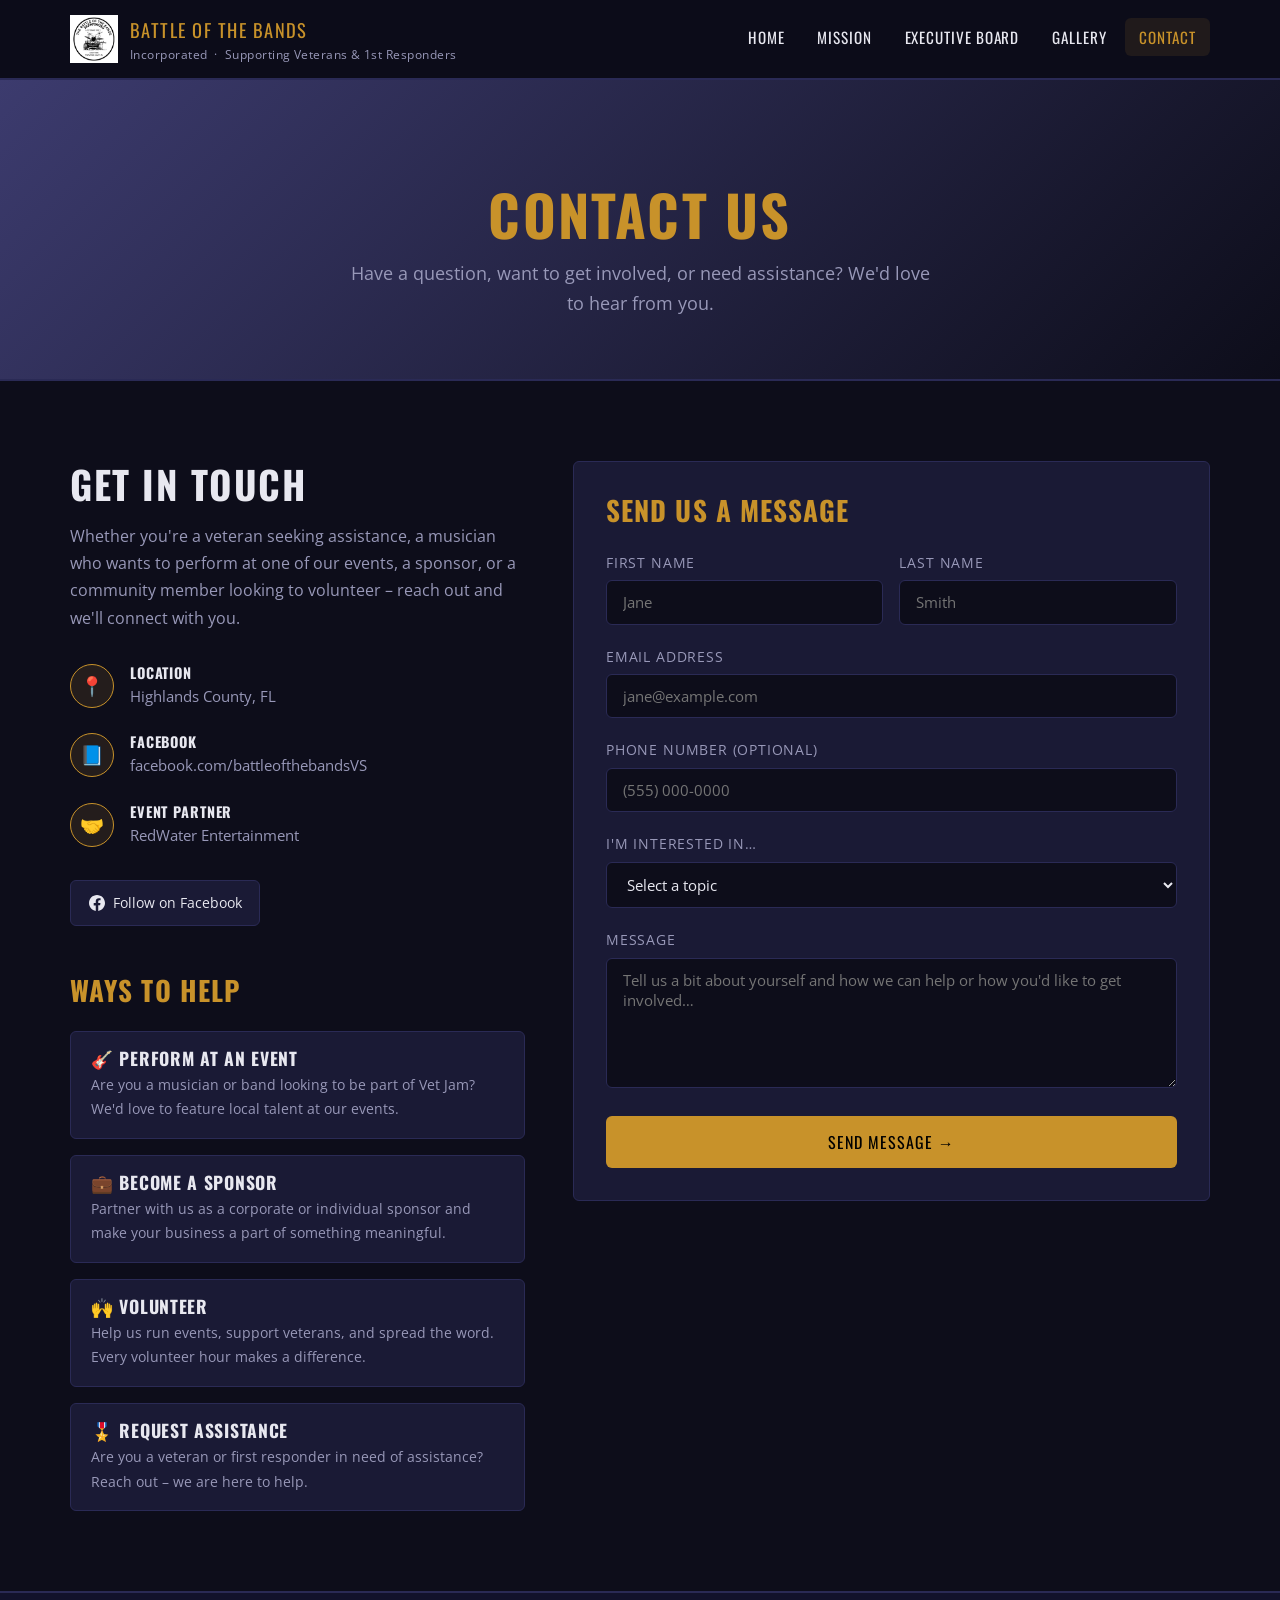
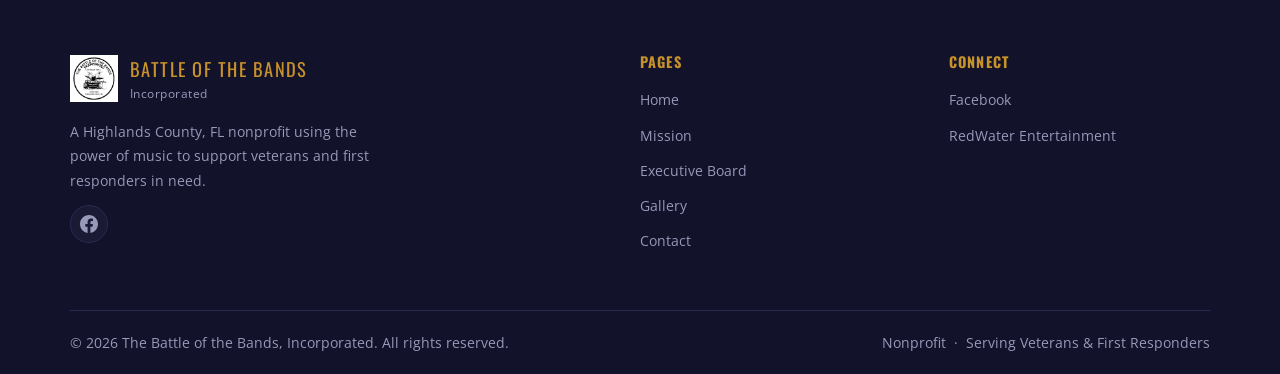
<file: contact.html>
<!DOCTYPE html>
<html lang="en">
<head>
  <meta charset="UTF-8" />
  <meta name="viewport" content="width=device-width, initial-scale=1.0" />
  <meta name="description" content="Contact Battle of the Bands, INC – reach out about events, volunteering, sponsorships, or how we can assist veterans and first responders." />
  <title>Contact | Battle of the Bands, INC</title>
  <link rel="preconnect" href="https://fonts.googleapis.com" />
  <link rel="preconnect" href="https://fonts.gstatic.com" crossorigin />
  <link href="https://fonts.googleapis.com/css2?family=Oswald:wght@400;500;600;700&family=Open+Sans:wght@400;500;600&display=swap" rel="stylesheet" />
  <link rel="stylesheet" href="css/style.css?v=20260701" />
</head>
<body>

  <!-- ===== HEADER ===== -->
  <header class="site-header">
    <div class="container">
      <div class="header-inner">
        <a href="index.html" class="logo" aria-label="Battle of the Bands Home">
          <span class="logo-media">
            <img src="images/logo.png?v=20260701" alt="" class="logo-image" width="48" height="48" hidden />
            <span class="logo-icon" aria-hidden="true">🎸</span>
          </span>
          <span class="logo-text">
            <span class="logo-name">Battle of the Bands</span>
            <span class="logo-tag">Incorporated &nbsp;·&nbsp; Supporting Veterans &amp; 1st Responders</span>
          </span>
        </a>
        <nav aria-label="Main navigation">
          <button class="nav-toggle" aria-label="Toggle navigation" aria-expanded="false">
            <span></span><span></span><span></span>
          </button>
          <ul class="nav-links">
            <li><a href="index.html">Home</a></li>
            <li><a href="mission.html">Mission</a></li>
            <li><a href="executive-board.html">Executive Board</a></li>
            <li><a href="gallery.html">Gallery</a></li>
            <li><a href="contact.html" class="active">Contact</a></li>
          </ul>
        </nav>
      </div>
    </div>
  </header>

  <!-- ===== PAGE HERO ===== -->
  <div class="page-hero">
    <div class="container">
      <div class="page-hero-inner">
        <h1>Contact Us</h1>
        <p>Have a question, want to get involved, or need assistance? We'd love to hear from you.</p>
      </div>
    </div>
  </div>

  <!-- ===== CONTACT SECTION ===== -->
  <section class="contact-section">
    <div class="container">
      <div class="contact-grid">

        <!-- Contact info -->
        <div class="contact-info">
          <h2>Get In Touch</h2>
          <p>Whether you're a veteran seeking assistance, a musician who wants to perform at one of our events, a sponsor, or a community member looking to volunteer – reach out and we'll connect with you.</p>

          <div class="contact-detail">
            <div class="contact-icon">📍</div>
            <div class="contact-detail-text">
              <h4>Location</h4>
              <p>Highlands County, FL</p>
            </div>
          </div>

          <div class="contact-detail">
            <div class="contact-icon">📘</div>
            <div class="contact-detail-text">
              <h4>Facebook</h4>
              <p><a href="https://www.facebook.com/battleofthebandsVS/" target="_blank" rel="noopener noreferrer">facebook.com/battleofthebandsVS</a></p>
            </div>
          </div>

          <div class="contact-detail">
            <div class="contact-icon">🤝</div>
            <div class="contact-detail-text">
              <h4>Event Partner</h4>
              <p><a href="https://redwaterhaunt.com" target="_blank" rel="noopener noreferrer">RedWater Entertainment</a></p>
            </div>
          </div>

          <div class="social-links">
            <a href="https://www.facebook.com/battleofthebandsVS/" target="_blank" rel="noopener noreferrer" class="social-btn">
              <svg xmlns="http://www.w3.org/2000/svg" width="16" height="16" viewBox="0 0 24 24" fill="currentColor" aria-hidden="true">
                <path d="M24 12.073C24 5.405 18.627 0 12 0S0 5.405 0 12.073C0 18.1 4.388 23.094 10.125 24v-8.437H7.078v-3.49h3.047V9.413c0-3.007 1.792-4.669 4.533-4.669 1.312 0 2.686.235 2.686.235v2.953H15.83c-1.491 0-1.956.925-1.956 1.874v2.25h3.328l-.532 3.49h-2.796V24C19.612 23.094 24 18.1 24 12.073z"/>
              </svg>
              Follow on Facebook
            </a>
          </div>

          <!-- Ways to help -->
          <div style="margin-top: 3rem;">
            <h3 style="margin-bottom: 1.5rem; color: var(--color-primary);">Ways to Help</h3>

            <div style="display: flex; flex-direction: column; gap: 1rem;">

              <div style="background: var(--color-surface); border: 1px solid var(--color-border); border-radius: var(--radius); padding: 1rem 1.25rem;">
                <h4 style="margin-bottom: 0.25rem;">🎸 Perform at an Event</h4>
                <p style="color: var(--color-text-muted); font-size: 0.9rem;">Are you a musician or band looking to be part of Vet Jam? We'd love to feature local talent at our events.</p>
              </div>

              <div style="background: var(--color-surface); border: 1px solid var(--color-border); border-radius: var(--radius); padding: 1rem 1.25rem;">
                <h4 style="margin-bottom: 0.25rem;">💼 Become a Sponsor</h4>
                <p style="color: var(--color-text-muted); font-size: 0.9rem;">Partner with us as a corporate or individual sponsor and make your business a part of something meaningful.</p>
              </div>

              <div style="background: var(--color-surface); border: 1px solid var(--color-border); border-radius: var(--radius); padding: 1rem 1.25rem;">
                <h4 style="margin-bottom: 0.25rem;">🙌 Volunteer</h4>
                <p style="color: var(--color-text-muted); font-size: 0.9rem;">Help us run events, support veterans, and spread the word. Every volunteer hour makes a difference.</p>
              </div>

              <div style="background: var(--color-surface); border: 1px solid var(--color-border); border-radius: var(--radius); padding: 1rem 1.25rem;">
                <h4 style="margin-bottom: 0.25rem;">🎖️ Request Assistance</h4>
                <p style="color: var(--color-text-muted); font-size: 0.9rem;">Are you a veteran or first responder in need of assistance? Reach out – we are here to help.</p>
              </div>

            </div>
          </div>

        </div>

        <!-- Contact form -->
        <div>
          <form class="contact-form" id="contactForm">
            <h3>Send Us a Message</h3>

            <div class="form-row">
              <div class="form-group">
                <label for="firstName">First Name</label>
                <input type="text" id="firstName" name="firstName" placeholder="Jane" required />
              </div>
              <div class="form-group">
                <label for="lastName">Last Name</label>
                <input type="text" id="lastName" name="lastName" placeholder="Smith" required />
              </div>
            </div>

            <div class="form-group">
              <label for="email">Email Address</label>
              <input type="email" id="email" name="email" placeholder="jane@example.com" required />
            </div>

            <div class="form-group">
              <label for="phone">Phone Number (Optional)</label>
              <input type="tel" id="phone" name="phone" placeholder="(555) 000-0000" />
            </div>

            <div class="form-group">
              <label for="subject">I'm Interested In…</label>
              <select id="subject" name="subject" required>
                <option value="" disabled selected>Select a topic</option>
                <option value="perform">Performing at an Event</option>
                <option value="sponsor">Becoming a Sponsor</option>
                <option value="volunteer">Volunteering</option>
                <option value="assistance">Requesting Assistance (Veteran / 1st Responder)</option>
                <option value="general">General Inquiry</option>
                <option value="media">Media / Press</option>
              </select>
            </div>

            <div class="form-group">
              <label for="message">Message</label>
              <textarea id="message" name="message" placeholder="Tell us a bit about yourself and how we can help or how you'd like to get involved…" required></textarea>
            </div>

            <button type="submit" class="btn btn-primary" style="width: 100%; justify-content: center;">Send Message &#8594;</button>
          </form>

          <div class="form-success">
            <p>🎵 Thank you for reaching out!</p>
            <p style="font-size:1rem; color: var(--color-text-muted); margin-top: 0.5rem;">We'll be in touch with you soon.</p>
          </div>
        </div>

      </div>
    </div>
  </section>

  <!-- ===== FOOTER ===== -->
  <footer class="site-footer">
    <div class="container">
      <div class="footer-grid">

        <div class="footer-brand">
          <a href="index.html" class="logo">
            <span class="logo-media">
              <img src="images/logo.png?v=20260701" alt="" class="logo-image" width="48" height="48" hidden />
              <span class="logo-icon" aria-hidden="true">🎸</span>
            </span>
            <span class="logo-text">
              <span class="logo-name">Battle of the Bands</span>
              <span class="logo-tag">Incorporated</span>
            </span>
          </a>
          <p>A Highlands County, FL nonprofit using the power of music to support veterans and first responders in need.</p>
          <div class="footer-social">
            <a href="https://www.facebook.com/battleofthebandsVS/" target="_blank" rel="noopener noreferrer" aria-label="Follow us on Facebook" title="Facebook">
              <svg xmlns="http://www.w3.org/2000/svg" width="18" height="18" viewBox="0 0 24 24" fill="currentColor" aria-hidden="true">
                <path d="M24 12.073C24 5.405 18.627 0 12 0S0 5.405 0 12.073C0 18.1 4.388 23.094 10.125 24v-8.437H7.078v-3.49h3.047V9.413c0-3.007 1.792-4.669 4.533-4.669 1.312 0 2.686.235 2.686.235v2.953H15.83c-1.491 0-1.956.925-1.956 1.874v2.25h3.328l-.532 3.49h-2.796V24C19.612 23.094 24 18.1 24 12.073z"/>
              </svg>
            </a>
          </div>
        </div>

        <div class="footer-col">
          <h4>Pages</h4>
          <ul>
            <li><a href="index.html">Home</a></li>
            <li><a href="mission.html">Mission</a></li>
            <li><a href="executive-board.html">Executive Board</a></li>
            <li><a href="gallery.html">Gallery</a></li>
            <li><a href="contact.html">Contact</a></li>
          </ul>
        </div>

        <div class="footer-col">
          <h4>Connect</h4>
          <ul>
            <li><a href="https://www.facebook.com/battleofthebandsVS/" target="_blank" rel="noopener noreferrer">Facebook</a></li>
            <li><a href="https://redwaterhaunt.com" target="_blank" rel="noopener noreferrer">RedWater Entertainment</a></li>
          </ul>
        </div>

      </div>

      <div class="footer-bottom">
        <span>&copy; <span id="year"></span> The Battle of the Bands, Incorporated. All rights reserved.</span>
        <span>Nonprofit &nbsp;·&nbsp; Serving Veterans &amp; First Responders</span>
      </div>
    </div>
  </footer>

  <script src="js/main.js?v=20260701"></script>
  <script>document.getElementById('year').textContent = new Date().getFullYear();</script>
</body>
</html>
</file>
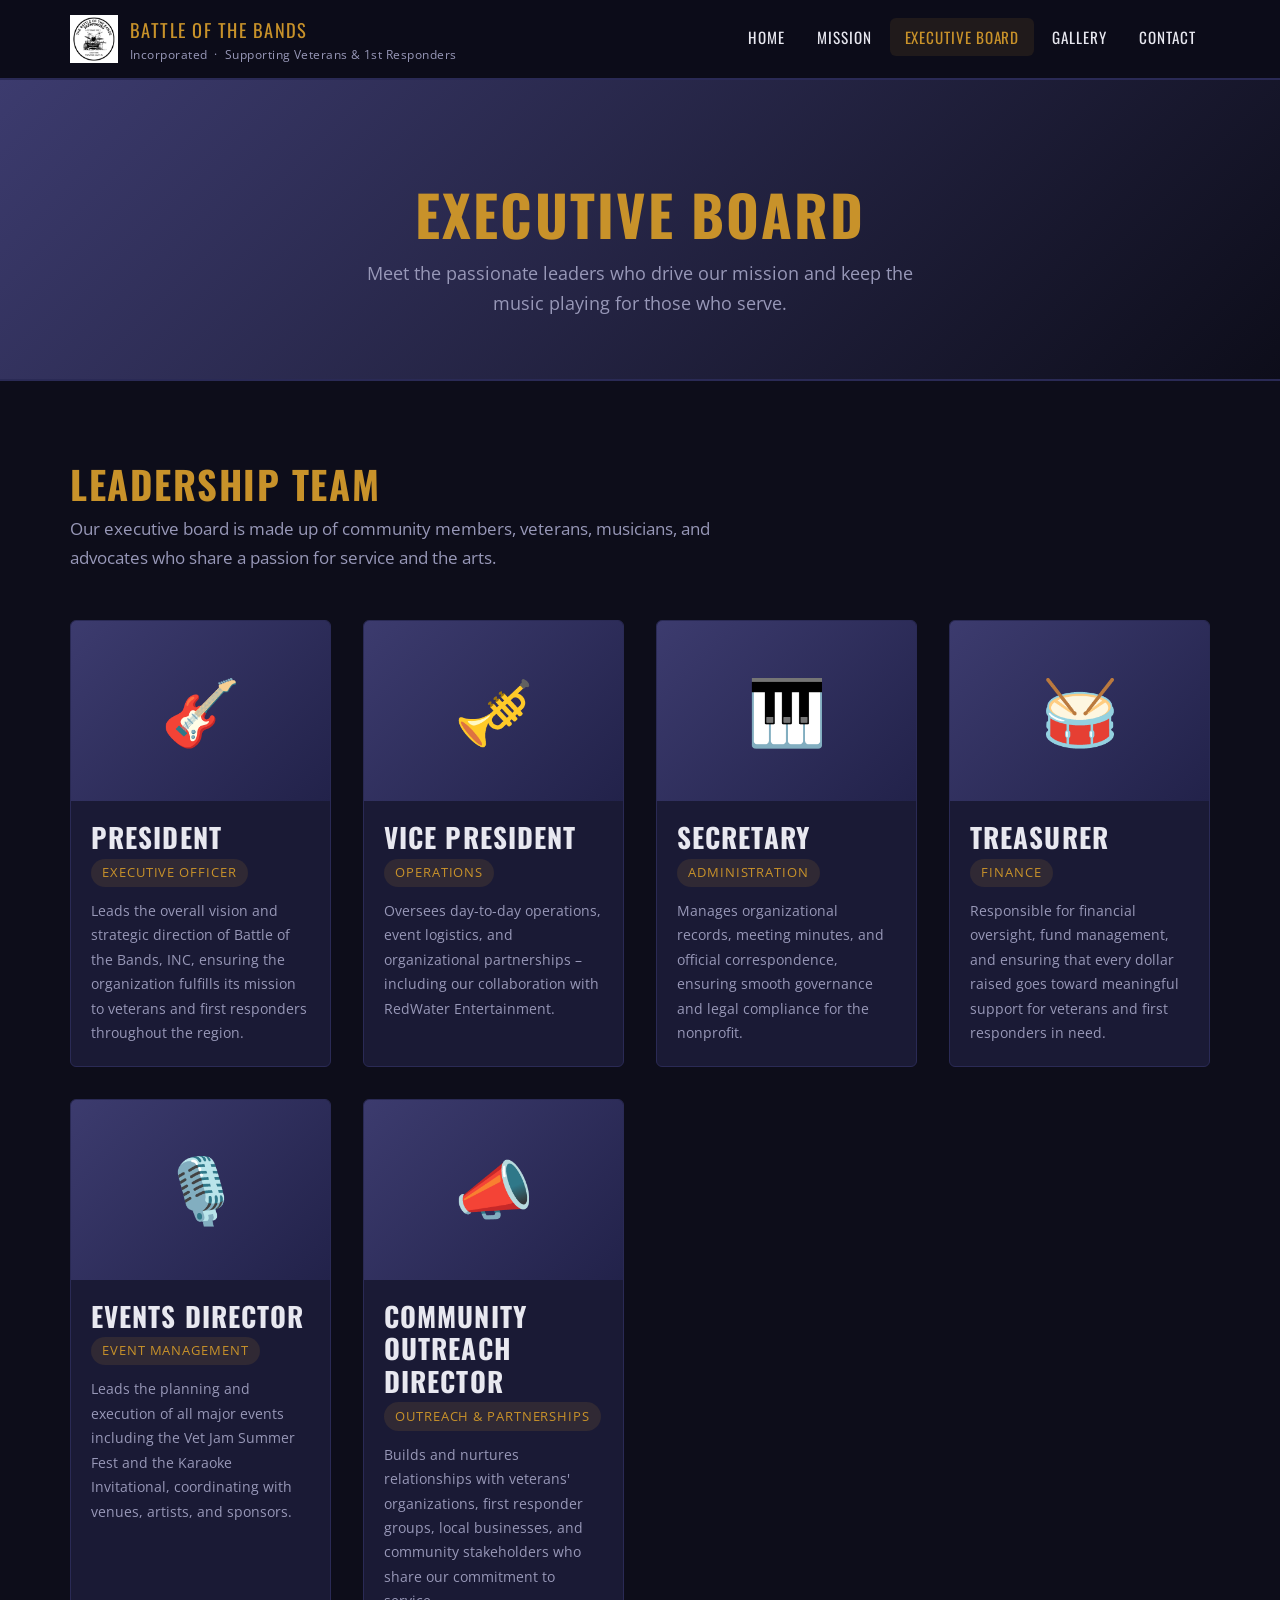
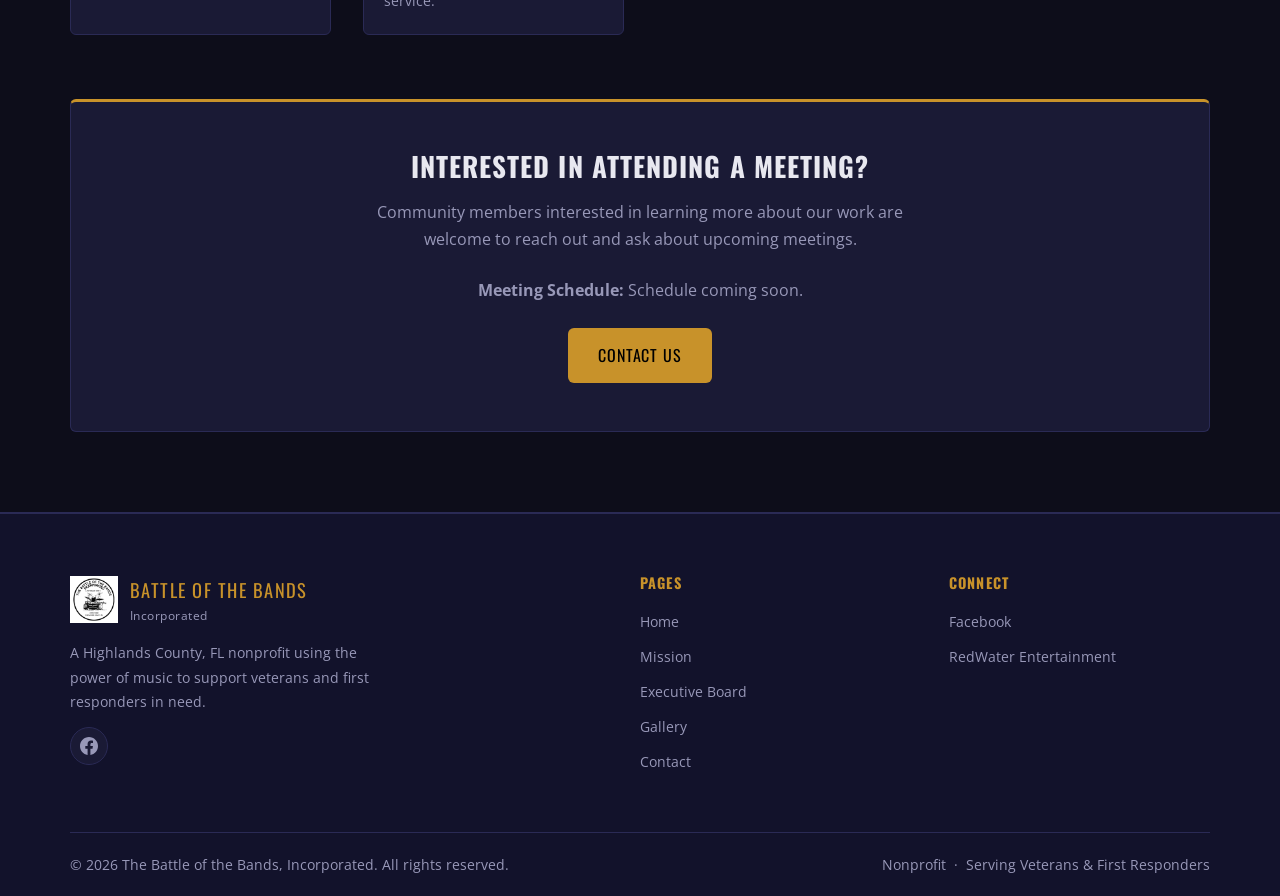
<file: executive-board.html>
<!DOCTYPE html>
<html lang="en">
<head>
  <meta charset="UTF-8" />
  <meta name="viewport" content="width=device-width, initial-scale=1.0" />
  <meta name="description" content="Meet the Executive Board of Battle of the Bands, INC – the dedicated leaders steering our mission to support veterans and first responders." />
  <title>Executive Board | Battle of the Bands, INC</title>
  <link rel="preconnect" href="https://fonts.googleapis.com" />
  <link rel="preconnect" href="https://fonts.gstatic.com" crossorigin />
  <link href="https://fonts.googleapis.com/css2?family=Oswald:wght@400;500;600;700&family=Open+Sans:wght@400;500;600&display=swap" rel="stylesheet" />
  <link rel="stylesheet" href="css/style.css?v=20260701" />
</head>
<body>

  <!-- ===== HEADER ===== -->
  <header class="site-header">
    <div class="container">
      <div class="header-inner">
        <a href="index.html" class="logo" aria-label="Battle of the Bands Home">
          <span class="logo-media">
            <img src="images/logo.png?v=20260701" alt="" class="logo-image" width="48" height="48" hidden />
            <span class="logo-icon" aria-hidden="true">🎸</span>
          </span>
          <span class="logo-text">
            <span class="logo-name">Battle of the Bands</span>
            <span class="logo-tag">Incorporated &nbsp;·&nbsp; Supporting Veterans &amp; 1st Responders</span>
          </span>
        </a>
        <nav aria-label="Main navigation">
          <button class="nav-toggle" aria-label="Toggle navigation" aria-expanded="false">
            <span></span><span></span><span></span>
          </button>
          <ul class="nav-links">
            <li><a href="index.html">Home</a></li>
            <li><a href="mission.html">Mission</a></li>
            <li><a href="executive-board.html" class="active">Executive Board</a></li>
            <li><a href="gallery.html">Gallery</a></li>
            <li><a href="contact.html">Contact</a></li>
          </ul>
        </nav>
      </div>
    </div>
  </header>

  <!-- ===== PAGE HERO ===== -->
  <div class="page-hero">
    <div class="container">
      <div class="page-hero-inner">
        <h1>Executive Board</h1>
        <p>Meet the passionate leaders who drive our mission and keep the music playing for those who serve.</p>
      </div>
    </div>
  </div>

  <!-- ===== BOARD SECTION ===== -->
  <section class="board-section">
    <div class="container">

      <div class="section-header">
        <h2 class="section-title">Leadership Team</h2>
        <p class="section-subtitle">Our executive board is made up of community members, veterans, musicians, and advocates who share a passion for service and the arts.</p>
      </div>

      <div class="board-grid">

        <div class="board-card">
          <div class="board-avatar">🎸</div>
          <div class="board-info">
            <h3>President</h3>
            <span class="board-title">Executive Officer</span>
            <p>Leads the overall vision and strategic direction of Battle of the Bands, INC, ensuring the organization fulfills its mission to veterans and first responders throughout the region.</p>
          </div>
        </div>

        <div class="board-card">
          <div class="board-avatar">🎺</div>
          <div class="board-info">
            <h3>Vice President</h3>
            <span class="board-title">Operations</span>
            <p>Oversees day-to-day operations, event logistics, and organizational partnerships – including our collaboration with RedWater Entertainment.</p>
          </div>
        </div>

        <div class="board-card">
          <div class="board-avatar">🎹</div>
          <div class="board-info">
            <h3>Secretary</h3>
            <span class="board-title">Administration</span>
            <p>Manages organizational records, meeting minutes, and official correspondence, ensuring smooth governance and legal compliance for the nonprofit.</p>
          </div>
        </div>

        <div class="board-card">
          <div class="board-avatar">🥁</div>
          <div class="board-info">
            <h3>Treasurer</h3>
            <span class="board-title">Finance</span>
            <p>Responsible for financial oversight, fund management, and ensuring that every dollar raised goes toward meaningful support for veterans and first responders in need.</p>
          </div>
        </div>

        <div class="board-card">
          <div class="board-avatar">🎙️</div>
          <div class="board-info">
            <h3>Events Director</h3>
            <span class="board-title">Event Management</span>
            <p>Leads the planning and execution of all major events including the Vet Jam Summer Fest and the Karaoke Invitational, coordinating with venues, artists, and sponsors.</p>
          </div>
        </div>

        <div class="board-card">
          <div class="board-avatar">📣</div>
          <div class="board-info">
            <h3>Community Outreach Director</h3>
            <span class="board-title">Outreach &amp; Partnerships</span>
            <p>Builds and nurtures relationships with veterans' organizations, first responder groups, local businesses, and community stakeholders who share our commitment to service.</p>
          </div>
        </div>

      </div>

      <!-- Join the board -->
      <div style="margin-top: 4rem; text-align: center; padding: 3rem; background: var(--color-surface); border: 1px solid var(--color-border); border-radius: var(--radius); border-top: 3px solid var(--color-primary);">
        <h3 style="margin-bottom: 1rem;">Interested in Attending a Meeting?</h3>
        <p style="color: var(--color-text-muted); max-width: 560px; margin: 0 auto 1.5rem;">
          Community members interested in learning more about our work are welcome to reach out and ask about upcoming meetings.
        </p>
        <p style="color: var(--color-text-muted); margin: 0 auto 1.5rem;"><strong>Meeting Schedule:</strong> Schedule coming soon.</p>
        <a href="contact.html" class="btn btn-primary">Contact Us</a>
      </div>

    </div>
  </section>

  <!-- ===== FOOTER ===== -->
  <footer class="site-footer">
    <div class="container">
      <div class="footer-grid">

        <div class="footer-brand">
          <a href="index.html" class="logo">
            <span class="logo-media">
              <img src="images/logo.png?v=20260701" alt="" class="logo-image" width="48" height="48" hidden />
              <span class="logo-icon" aria-hidden="true">🎸</span>
            </span>
            <span class="logo-text">
              <span class="logo-name">Battle of the Bands</span>
              <span class="logo-tag">Incorporated</span>
            </span>
          </a>
          <p>A Highlands County, FL nonprofit using the power of music to support veterans and first responders in need.</p>
          <div class="footer-social">
            <a href="https://www.facebook.com/battleofthebandsVS/" target="_blank" rel="noopener noreferrer" aria-label="Follow us on Facebook" title="Facebook">
              <svg xmlns="http://www.w3.org/2000/svg" width="18" height="18" viewBox="0 0 24 24" fill="currentColor" aria-hidden="true">
                <path d="M24 12.073C24 5.405 18.627 0 12 0S0 5.405 0 12.073C0 18.1 4.388 23.094 10.125 24v-8.437H7.078v-3.49h3.047V9.413c0-3.007 1.792-4.669 4.533-4.669 1.312 0 2.686.235 2.686.235v2.953H15.83c-1.491 0-1.956.925-1.956 1.874v2.25h3.328l-.532 3.49h-2.796V24C19.612 23.094 24 18.1 24 12.073z"/>
              </svg>
            </a>
          </div>
        </div>

        <div class="footer-col">
          <h4>Pages</h4>
          <ul>
            <li><a href="index.html">Home</a></li>
            <li><a href="mission.html">Mission</a></li>
            <li><a href="executive-board.html">Executive Board</a></li>
            <li><a href="gallery.html">Gallery</a></li>
            <li><a href="contact.html">Contact</a></li>
          </ul>
        </div>

        <div class="footer-col">
          <h4>Connect</h4>
          <ul>
            <li><a href="https://www.facebook.com/battleofthebandsVS/" target="_blank" rel="noopener noreferrer">Facebook</a></li>
            <li><a href="https://redwaterhaunt.com" target="_blank" rel="noopener noreferrer">RedWater Entertainment</a></li>
          </ul>
        </div>

      </div>

      <div class="footer-bottom">
        <span>&copy; <span id="year"></span> The Battle of the Bands, Incorporated. All rights reserved.</span>
        <span>Nonprofit &nbsp;·&nbsp; Serving Veterans &amp; First Responders</span>
      </div>
    </div>
  </footer>

  <script src="js/main.js?v=20260701"></script>
  <script>document.getElementById('year').textContent = new Date().getFullYear();</script>
</body>
</html>
</file>
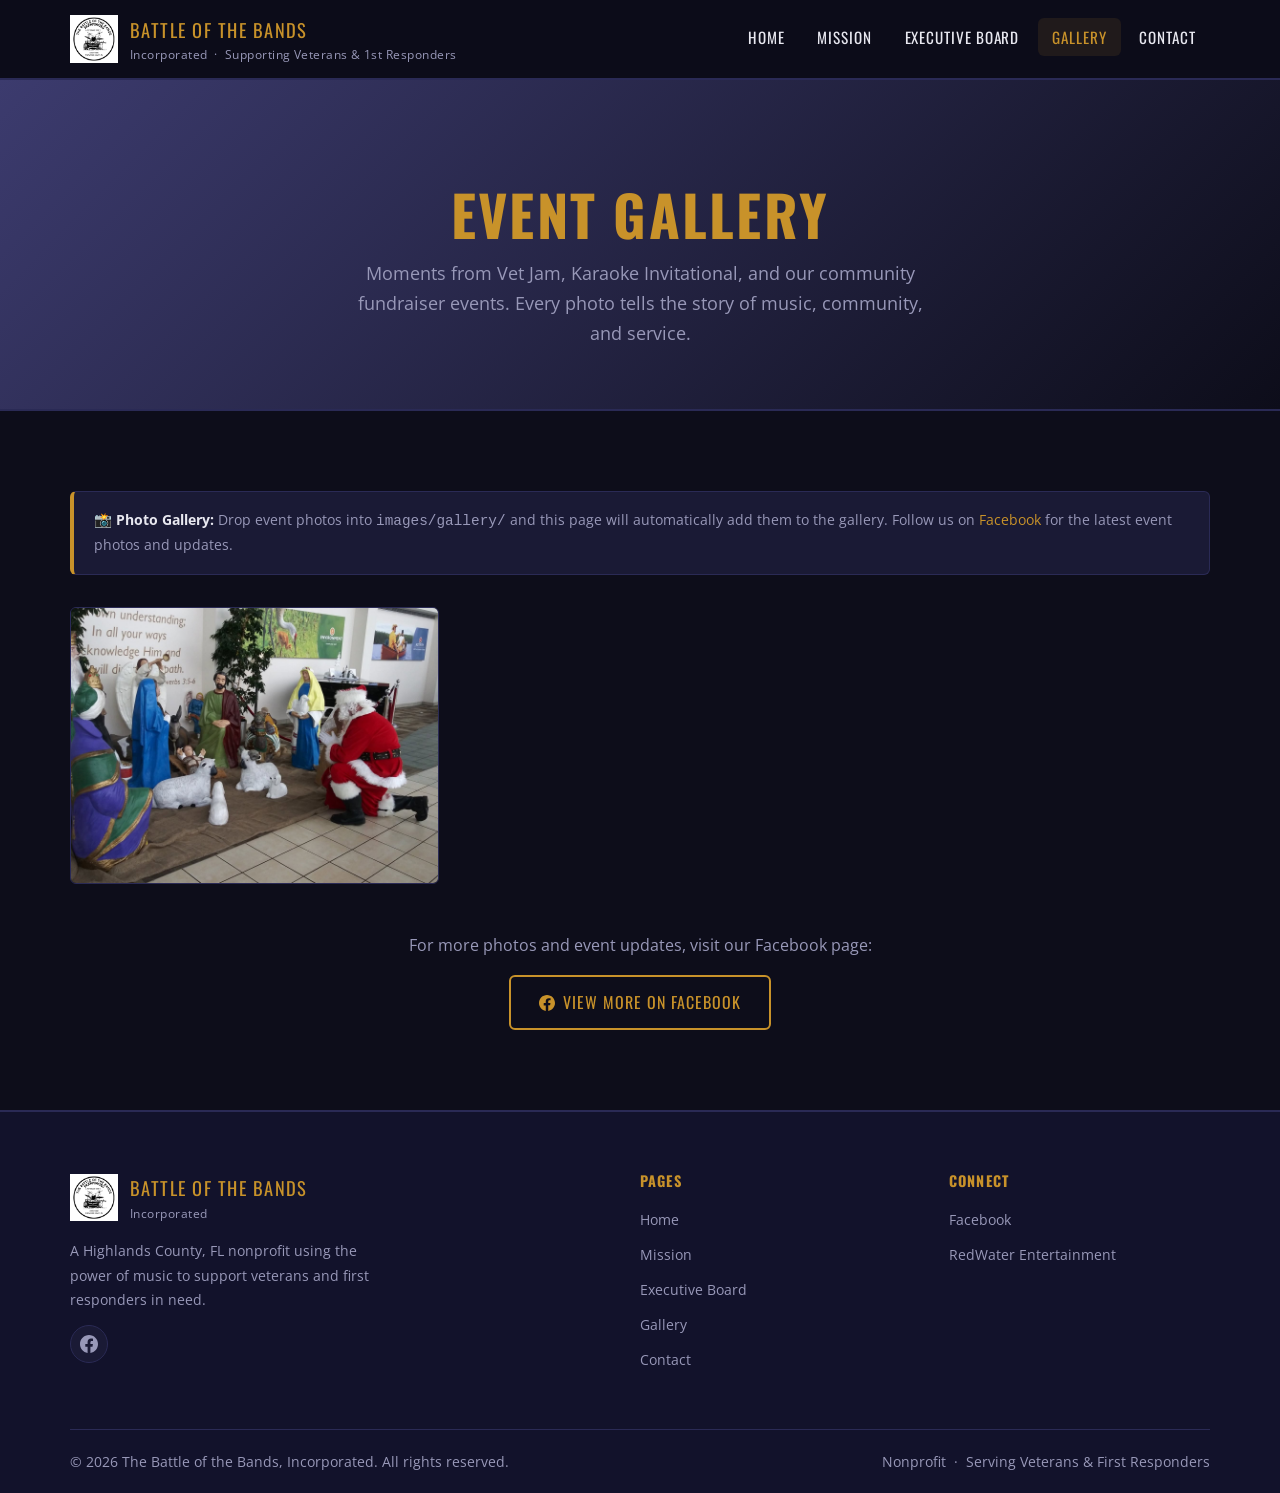
<file: gallery.html>
<!DOCTYPE html>
<html lang="en">
<head>
  <meta charset="UTF-8" />
  <meta name="viewport" content="width=device-width, initial-scale=1.0" />
  <meta name="description" content="Gallery – Photos from Battle of the Bands, INC events and community support efforts." />
  <title>Gallery | Battle of the Bands, INC</title>
  <link rel="preconnect" href="https://fonts.googleapis.com" />
  <link rel="preconnect" href="https://fonts.gstatic.com" crossorigin />
  <link href="https://fonts.googleapis.com/css2?family=Oswald:wght@400;500;600;700&family=Open+Sans:wght@400;500;600&display=swap" rel="stylesheet" />
  <link rel="stylesheet" href="css/style.css?v=20260701" />
</head>
<body>

  <!-- ===== HEADER ===== -->
  <header class="site-header">
    <div class="container">
      <div class="header-inner">
        <a href="index.html" class="logo" aria-label="Battle of the Bands Home">
          <span class="logo-media">
            <img src="images/logo.png?v=20260701" alt="" class="logo-image" width="48" height="48" hidden />
            <span class="logo-icon" aria-hidden="true">🎸</span>
          </span>
          <span class="logo-text">
            <span class="logo-name">Battle of the Bands</span>
            <span class="logo-tag">Incorporated &nbsp;·&nbsp; Supporting Veterans &amp; 1st Responders</span>
          </span>
        </a>
        <nav aria-label="Main navigation">
          <button class="nav-toggle" aria-label="Toggle navigation" aria-expanded="false">
            <span></span><span></span><span></span>
          </button>
          <ul class="nav-links">
            <li><a href="index.html">Home</a></li>
            <li><a href="mission.html">Mission</a></li>
            <li><a href="executive-board.html">Executive Board</a></li>
            <li><a href="gallery.html" class="active">Gallery</a></li>
            <li><a href="contact.html">Contact</a></li>
          </ul>
        </nav>
      </div>
    </div>
  </header>

  <!-- ===== PAGE HERO ===== -->
  <div class="page-hero">
    <div class="container">
      <div class="page-hero-inner">
        <h1>Event Gallery</h1>
        <p>Moments from Vet Jam, Karaoke Invitational, and our community fundraiser events. Every photo tells the story of music, community, and service.</p>
      </div>
    </div>
  </div>

  <!-- ===== GALLERY SECTION ===== -->
  <section class="gallery-section">
    <div class="container">

      <!-- Gallery notice -->
      <div style="background: var(--color-surface); border: 1px solid var(--color-border); border-left: 4px solid var(--color-primary); border-radius: var(--radius); padding: 1rem 1.25rem; margin-bottom: 2rem; font-size: 0.9rem; color: var(--color-text-muted);">
        📸 <strong style="color: var(--color-text);">Photo Gallery:</strong> Drop event photos into <code>images/gallery/</code> and this page will automatically add them to the gallery. Follow us on
        <a href="https://www.facebook.com/battleofthebandsVS/" target="_blank" rel="noopener noreferrer">Facebook</a>
        for the latest event photos and updates.
      </div>

      <p class="gallery-status" id="galleryStatus">Loading gallery photos…</p>
      <div class="gallery-grid" id="galleryGrid" data-gallery-source="images/gallery/" data-github-owner="Riot96" data-github-repo="botbhighlands" data-github-path="images/gallery"></div>

      <!-- Facebook CTA -->
      <div style="text-align: center; margin-top: 3rem;">
        <p style="color: var(--color-text-muted); margin-bottom: 1rem;">For more photos and event updates, visit our Facebook page:</p>
        <a href="https://www.facebook.com/battleofthebandsVS/" target="_blank" rel="noopener noreferrer" class="btn btn-outline">
          <svg xmlns="http://www.w3.org/2000/svg" width="16" height="16" viewBox="0 0 24 24" fill="currentColor" aria-hidden="true" style="flex-shrink:0;">
            <path d="M24 12.073C24 5.405 18.627 0 12 0S0 5.405 0 12.073C0 18.1 4.388 23.094 10.125 24v-8.437H7.078v-3.49h3.047V9.413c0-3.007 1.792-4.669 4.533-4.669 1.312 0 2.686.235 2.686.235v2.953H15.83c-1.491 0-1.956.925-1.956 1.874v2.25h3.328l-.532 3.49h-2.796V24C19.612 23.094 24 18.1 24 12.073z"/>
          </svg>
          View More on Facebook
        </a>
      </div>

    </div>
  </section>

  <!-- ===== FOOTER ===== -->
  <footer class="site-footer">
    <div class="container">
      <div class="footer-grid">

        <div class="footer-brand">
          <a href="index.html" class="logo">
            <span class="logo-media">
              <img src="images/logo.png?v=20260701" alt="" class="logo-image" width="48" height="48" hidden />
              <span class="logo-icon" aria-hidden="true">🎸</span>
            </span>
            <span class="logo-text">
              <span class="logo-name">Battle of the Bands</span>
              <span class="logo-tag">Incorporated</span>
            </span>
          </a>
          <p>A Highlands County, FL nonprofit using the power of music to support veterans and first responders in need.</p>
          <div class="footer-social">
            <a href="https://www.facebook.com/battleofthebandsVS/" target="_blank" rel="noopener noreferrer" aria-label="Follow us on Facebook" title="Facebook">
              <svg xmlns="http://www.w3.org/2000/svg" width="18" height="18" viewBox="0 0 24 24" fill="currentColor" aria-hidden="true">
                <path d="M24 12.073C24 5.405 18.627 0 12 0S0 5.405 0 12.073C0 18.1 4.388 23.094 10.125 24v-8.437H7.078v-3.49h3.047V9.413c0-3.007 1.792-4.669 4.533-4.669 1.312 0 2.686.235 2.686.235v2.953H15.83c-1.491 0-1.956.925-1.956 1.874v2.25h3.328l-.532 3.49h-2.796V24C19.612 23.094 24 18.1 24 12.073z"/>
              </svg>
            </a>
          </div>
        </div>

        <div class="footer-col">
          <h4>Pages</h4>
          <ul>
            <li><a href="index.html">Home</a></li>
            <li><a href="mission.html">Mission</a></li>
            <li><a href="executive-board.html">Executive Board</a></li>
            <li><a href="gallery.html">Gallery</a></li>
            <li><a href="contact.html">Contact</a></li>
          </ul>
        </div>

        <div class="footer-col">
          <h4>Connect</h4>
          <ul>
            <li><a href="https://www.facebook.com/battleofthebandsVS/" target="_blank" rel="noopener noreferrer">Facebook</a></li>
            <li><a href="https://redwaterhaunt.com" target="_blank" rel="noopener noreferrer">RedWater Entertainment</a></li>
          </ul>
        </div>

      </div>

      <div class="footer-bottom">
        <span>&copy; <span id="year"></span> The Battle of the Bands, Incorporated. All rights reserved.</span>
        <span>Nonprofit &nbsp;·&nbsp; Serving Veterans &amp; First Responders</span>
      </div>
    </div>
  </footer>

  <script src="js/main.js?v=20260701"></script>
  <script>document.getElementById('year').textContent = new Date().getFullYear();</script>
</body>
</html>
</file>
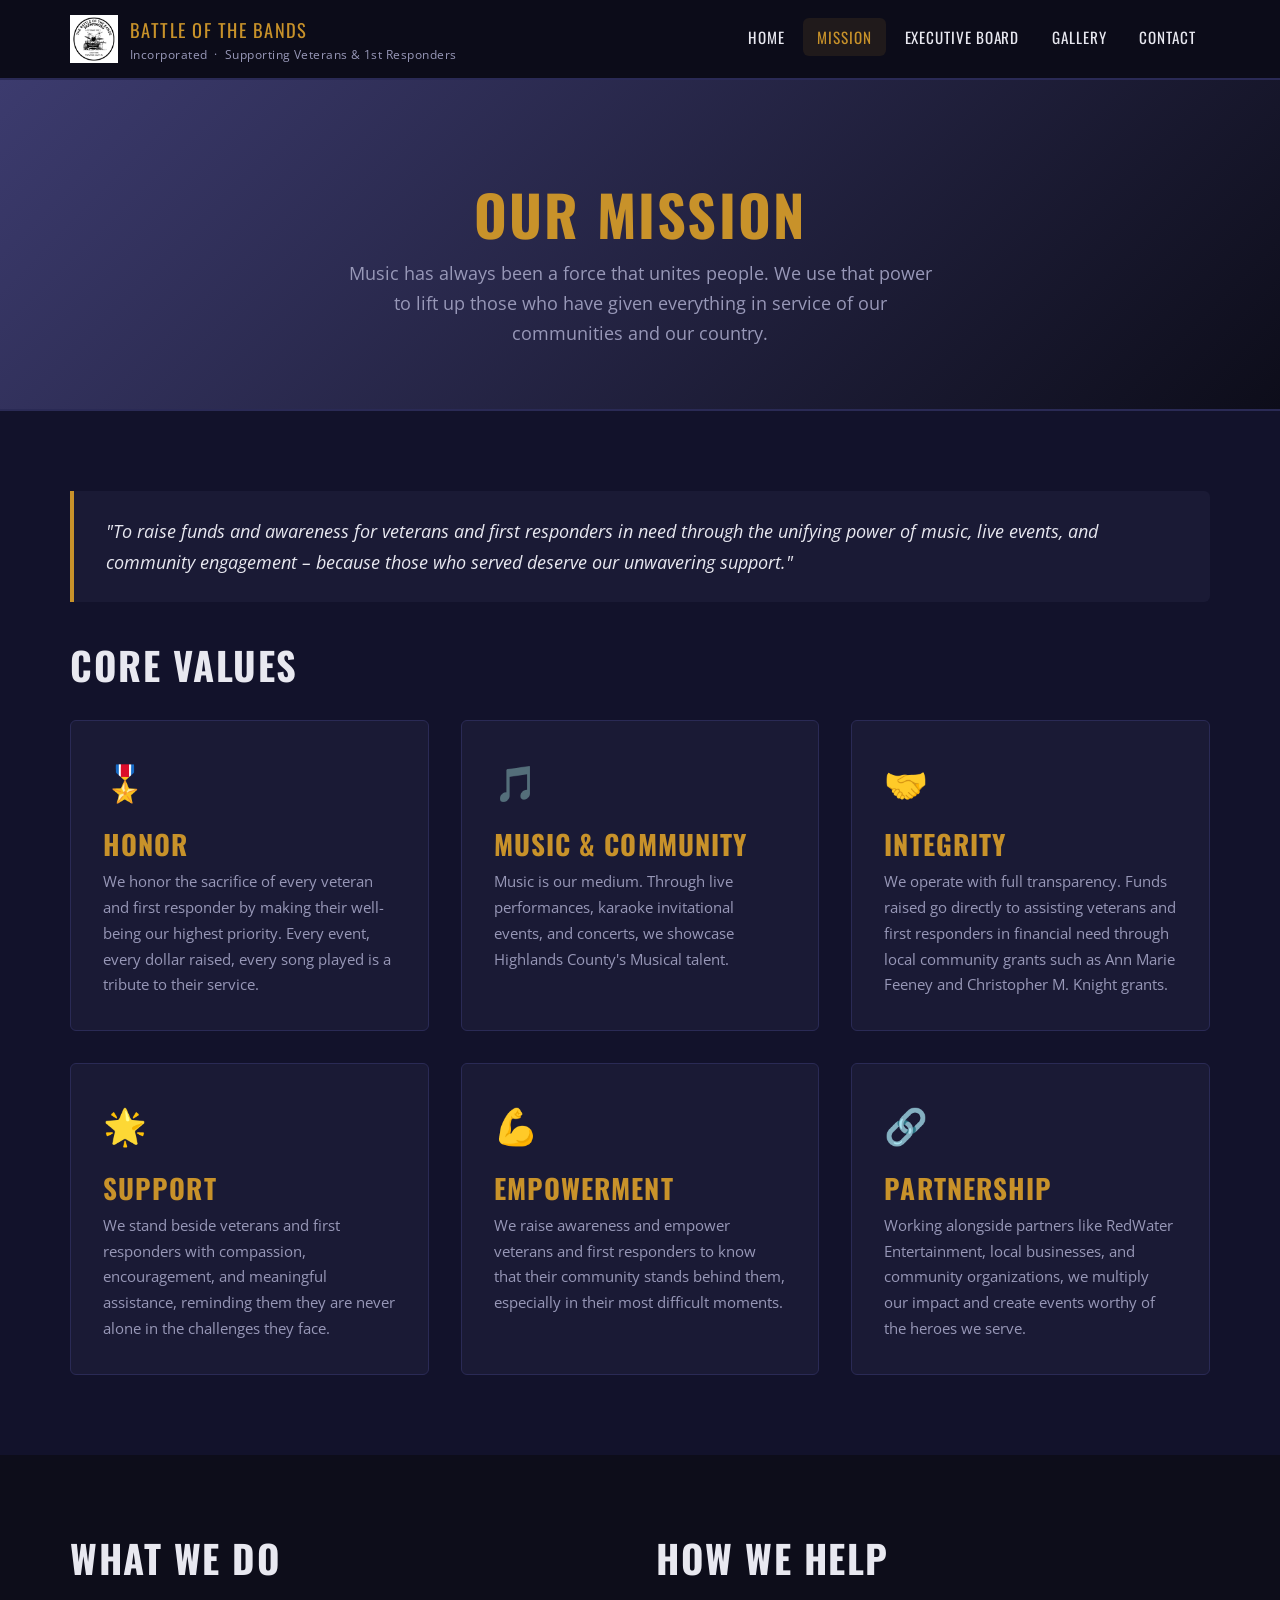
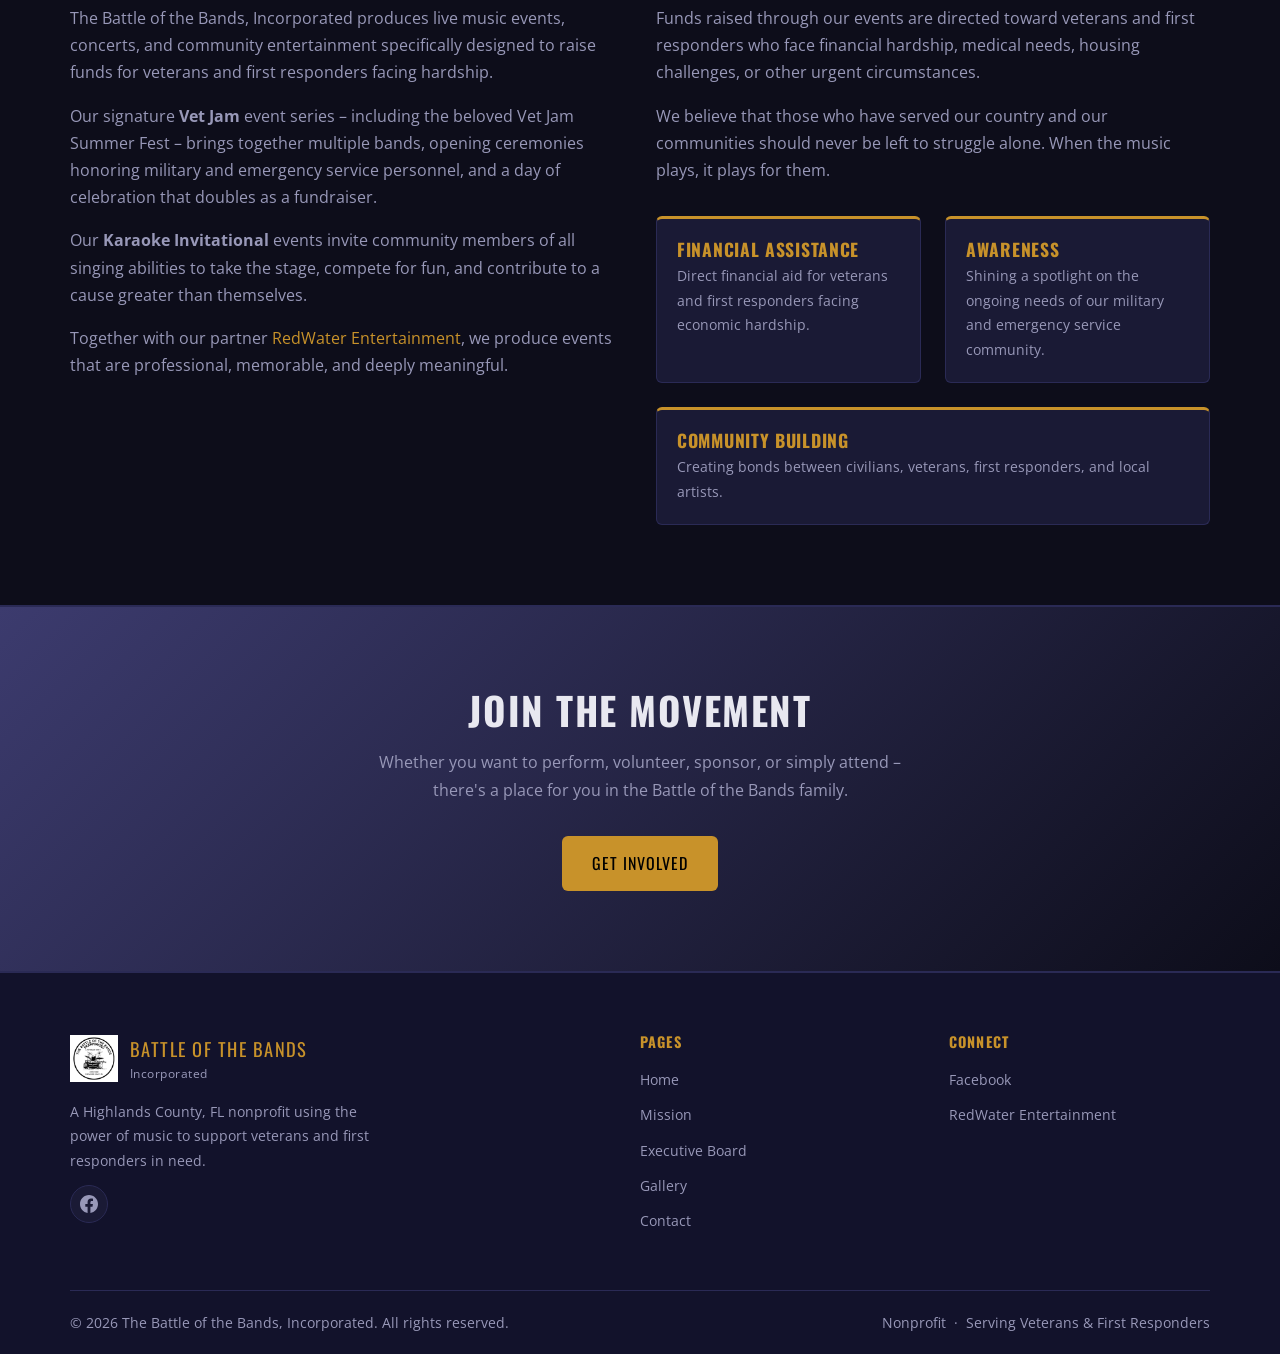
<file: mission.html>
<!DOCTYPE html>
<html lang="en">
<head>
  <meta charset="UTF-8" />
  <meta name="viewport" content="width=device-width, initial-scale=1.0" />
  <meta name="description" content="Learn about the mission of Battle of the Bands, INC – a nonprofit dedicated to supporting veterans and first responders through music events." />
  <title>Mission | Battle of the Bands, INC</title>
  <link rel="preconnect" href="https://fonts.googleapis.com" />
  <link rel="preconnect" href="https://fonts.gstatic.com" crossorigin />
  <link href="https://fonts.googleapis.com/css2?family=Oswald:wght@400;500;600;700&family=Open+Sans:wght@400;500;600&display=swap" rel="stylesheet" />
  <link rel="stylesheet" href="css/style.css?v=20260701" />
</head>
<body>

  <!-- ===== HEADER ===== -->
  <header class="site-header">
    <div class="container">
      <div class="header-inner">
        <a href="index.html" class="logo" aria-label="Battle of the Bands Home">
          <span class="logo-media">
            <img src="images/logo.png?v=20260701" alt="" class="logo-image" width="48" height="48" hidden />
            <span class="logo-icon" aria-hidden="true">🎸</span>
          </span>
          <span class="logo-text">
            <span class="logo-name">Battle of the Bands</span>
            <span class="logo-tag">Incorporated &nbsp;·&nbsp; Supporting Veterans &amp; 1st Responders</span>
          </span>
        </a>
        <nav aria-label="Main navigation">
          <button class="nav-toggle" aria-label="Toggle navigation" aria-expanded="false">
            <span></span><span></span><span></span>
          </button>
          <ul class="nav-links">
            <li><a href="index.html">Home</a></li>
            <li><a href="mission.html" class="active">Mission</a></li>
            <li><a href="executive-board.html">Executive Board</a></li>
            <li><a href="gallery.html">Gallery</a></li>
            <li><a href="contact.html">Contact</a></li>
          </ul>
        </nav>
      </div>
    </div>
  </header>

  <!-- ===== PAGE HERO ===== -->
  <div class="page-hero">
    <div class="container">
      <div class="page-hero-inner">
        <h1>Our Mission</h1>
        <p>Music has always been a force that unites people. We use that power to lift up those who have given everything in service of our communities and our country.</p>
      </div>
    </div>
  </div>

  <!-- ===== MISSION STATEMENT ===== -->
  <section class="mission-statement">
    <div class="container">

      <div class="mission-quote">
        "To raise funds and awareness for veterans and first responders in need through the unifying power of music, live events, and community engagement – because those who served deserve our unwavering support."
      </div>

      <h2 style="margin-bottom: 2rem;">Core Values</h2>

      <div class="grid-3 values-grid">

        <div class="value-card">
          <div class="value-icon">🎖️</div>
          <h3>Honor</h3>
          <p>We honor the sacrifice of every veteran and first responder by making their well-being our highest priority. Every event, every dollar raised, every song played is a tribute to their service.</p>
        </div>

        <div class="value-card">
          <div class="value-icon">🎵</div>
          <h3>Music &amp; Community</h3>
          <p>Music is our medium. Through live performances, karaoke invitational events, and concerts, we showcase Highlands County's Musical talent.</p>
        </div>

        <div class="value-card">
          <div class="value-icon">🤝</div>
          <h3>Integrity</h3>
          <p>We operate with full transparency. Funds raised go directly to assisting veterans and first responders in financial need through local community grants such as Ann Marie Feeney and Christopher M. Knight grants.</p>
        </div>

        <div class="value-card">
          <div class="value-icon">🌟</div>
          <h3>Support</h3>
          <p>We stand beside veterans and first responders with compassion, encouragement, and meaningful assistance, reminding them they are never alone in the challenges they face.</p>
        </div>

        <div class="value-card">
          <div class="value-icon">💪</div>
          <h3>Empowerment</h3>
          <p>We raise awareness and empower veterans and first responders to know that their community stands behind them, especially in their most difficult moments.</p>
        </div>

        <div class="value-card">
          <div class="value-icon">🔗</div>
          <h3>Partnership</h3>
          <p>Working alongside partners like RedWater Entertainment, local businesses, and community organizations, we multiply our impact and create events worthy of the heroes we serve.</p>
        </div>

      </div>
    </div>
  </section>

  <!-- ===== MISSION DETAIL ===== -->
  <section class="mission-detail">
    <div class="container">
      <div class="grid-2">

        <div>
          <h2>What We Do</h2>
          <p>
            The Battle of the Bands, Incorporated produces live music events, concerts, and community entertainment specifically designed to raise funds for veterans and first responders facing hardship.
          </p>
          <p>
            Our signature <strong>Vet Jam</strong> event series – including the beloved Vet Jam Summer Fest – brings together multiple bands, opening ceremonies honoring military and emergency service personnel, and a day of celebration that doubles as a fundraiser.
          </p>
          <p>
            Our <strong>Karaoke Invitational</strong> events invite community members of all singing abilities to take the stage, compete for fun, and contribute to a cause greater than themselves.
          </p>
          <p>
            Together with our partner <a href="https://redwaterhaunt.com" target="_blank" rel="noopener noreferrer">RedWater Entertainment</a>, we produce events that are professional, memorable, and deeply meaningful.
          </p>
        </div>

        <div>
          <h2>How We Help</h2>
          <p>
            Funds raised through our events are directed toward veterans and first responders who face financial hardship, medical needs, housing challenges, or other urgent circumstances.
          </p>
          <p>
            We believe that those who have served our country and our communities should never be left to struggle alone. When the music plays, it plays for them.
          </p>

          <div class="impact-box">
            <div class="impact-item">
              <h4>Financial Assistance</h4>
              <p>Direct financial aid for veterans and first responders facing economic hardship.</p>
            </div>
            <div class="impact-item">
              <h4>Awareness</h4>
              <p>Shining a spotlight on the ongoing needs of our military and emergency service community.</p>
            </div>
            <div class="impact-item">
              <h4>Community Building</h4>
              <p>Creating bonds between civilians, veterans, first responders, and local artists.</p>
            </div>
          </div>
        </div>

      </div>
    </div>
  </section>

  <!-- ===== CTA ===== -->
  <section style="background: linear-gradient(135deg, var(--color-accent2), var(--color-bg)); text-align:center; border-top: 2px solid var(--color-border);">
    <div class="container">
      <h2 style="margin-bottom:1rem;">Join the Movement</h2>
      <p style="color:var(--color-text-muted); max-width:560px; margin:0 auto 2rem;">
        Whether you want to perform, volunteer, sponsor, or simply attend – there's a place for you in the Battle of the Bands family.
      </p>
      <a href="contact.html" class="btn btn-primary">Get Involved</a>
    </div>
  </section>

  <!-- ===== FOOTER ===== -->
  <footer class="site-footer">
    <div class="container">
      <div class="footer-grid">

        <div class="footer-brand">
          <a href="index.html" class="logo">
            <span class="logo-media">
              <img src="images/logo.png?v=20260701" alt="" class="logo-image" width="48" height="48" hidden />
              <span class="logo-icon" aria-hidden="true">🎸</span>
            </span>
            <span class="logo-text">
              <span class="logo-name">Battle of the Bands</span>
              <span class="logo-tag">Incorporated</span>
            </span>
          </a>
          <p>A Highlands County, FL nonprofit using the power of music to support veterans and first responders in need.</p>
          <div class="footer-social">
            <a href="https://www.facebook.com/battleofthebandsVS/" target="_blank" rel="noopener noreferrer" aria-label="Follow us on Facebook" title="Facebook">
              <svg xmlns="http://www.w3.org/2000/svg" width="18" height="18" viewBox="0 0 24 24" fill="currentColor" aria-hidden="true">
                <path d="M24 12.073C24 5.405 18.627 0 12 0S0 5.405 0 12.073C0 18.1 4.388 23.094 10.125 24v-8.437H7.078v-3.49h3.047V9.413c0-3.007 1.792-4.669 4.533-4.669 1.312 0 2.686.235 2.686.235v2.953H15.83c-1.491 0-1.956.925-1.956 1.874v2.25h3.328l-.532 3.49h-2.796V24C19.612 23.094 24 18.1 24 12.073z"/>
              </svg>
            </a>
          </div>
        </div>

        <div class="footer-col">
          <h4>Pages</h4>
          <ul>
            <li><a href="index.html">Home</a></li>
            <li><a href="mission.html">Mission</a></li>
            <li><a href="executive-board.html">Executive Board</a></li>
            <li><a href="gallery.html">Gallery</a></li>
            <li><a href="contact.html">Contact</a></li>
          </ul>
        </div>

        <div class="footer-col">
          <h4>Connect</h4>
          <ul>
            <li><a href="https://www.facebook.com/battleofthebandsVS/" target="_blank" rel="noopener noreferrer">Facebook</a></li>
            <li><a href="https://redwaterhaunt.com" target="_blank" rel="noopener noreferrer">RedWater Entertainment</a></li>
          </ul>
        </div>

      </div>

      <div class="footer-bottom">
        <span>&copy; <span id="year"></span> The Battle of the Bands, Incorporated. All rights reserved.</span>
        <span>Nonprofit &nbsp;·&nbsp; Serving Veterans &amp; First Responders</span>
      </div>
    </div>
  </footer>

  <script src="js/main.js?v=20260701"></script>
  <script>document.getElementById('year').textContent = new Date().getFullYear();</script>
</body>
</html>
</file>
<file: css/style.css>
/* ==========================================================================
   Battle of the Bands, INC – Main Stylesheet
   Music-themed, patriotic color palette
   ========================================================================== */

:root {
  --color-bg:          #0d0d1a;
  --color-bg-alt:      #12122b;
  --color-surface:     #1a1a35;
  --color-surface-alt: #22224a;
  --color-primary:     #c8922a;   /* gold */
  --color-primary-lt:  #f0b84a;
  --color-accent:      #b22234;   /* patriot red */
  --color-accent2:     #3c3b6e;   /* patriot navy */
  --color-text:        #e8e8f0;
  --color-text-muted:  #9898b8;
  --color-border:      #2a2a55;
  --font-heading:      'Oswald', 'Arial Narrow', Arial, sans-serif;
  --font-body:         'Open Sans', Arial, sans-serif;
  --radius:            6px;
  --transition:        0.3s ease;
  --max-width:         1140px;
}

/* ---------- Reset & Base ---------- */
*, *::before, *::after { box-sizing: border-box; margin: 0; padding: 0; }

html { scroll-behavior: smooth; }

body {
  background-color: var(--color-bg);
  color: var(--color-text);
  font-family: var(--font-body);
  font-size: 16px;
  line-height: 1.7;
}

img { max-width: 100%; height: auto; display: block; }

a { color: var(--color-primary); text-decoration: none; transition: color var(--transition); }
a:hover { color: var(--color-primary-lt); }

ul { list-style: none; }

/* ---------- Typography ---------- */
h1, h2, h3, h4 {
  font-family: var(--font-heading);
  text-transform: uppercase;
  letter-spacing: 0.04em;
  line-height: 1.2;
}

h1 { font-size: clamp(2rem, 5vw, 3.5rem); }
h2 { font-size: clamp(1.6rem, 3.5vw, 2.4rem); }
h3 { font-size: clamp(1.2rem, 2.5vw, 1.7rem); }
h4 { font-size: 1.1rem; }

.section-title {
  color: var(--color-primary);
  margin-bottom: 0.5rem;
}

.section-subtitle {
  color: var(--color-text-muted);
  font-size: 1.05rem;
  margin-bottom: 2.5rem;
  max-width: 640px;
}

/* ---------- Layout ---------- */
.container {
  width: 90%;
  max-width: var(--max-width);
  margin-inline: auto;
}

section { padding: 80px 0; }

.section-header { margin-bottom: 3rem; }

/* ---------- Divider ---------- */
.divider {
  display: flex;
  align-items: center;
  gap: 1rem;
  margin-bottom: 1rem;
}
.divider::before,
.divider::after {
  content: '';
  flex: 1;
  height: 2px;
  background: linear-gradient(to right, transparent, var(--color-primary), transparent);
}

/* ---------- Buttons ---------- */
.btn {
  display: inline-flex;
  align-items: center;
  gap: 0.5rem;
  padding: 0.75rem 1.75rem;
  border-radius: var(--radius);
  font-family: var(--font-heading);
  font-size: 1rem;
  letter-spacing: 0.06em;
  text-transform: uppercase;
  cursor: pointer;
  transition: all var(--transition);
  border: 2px solid transparent;
}

.btn-primary {
  background: var(--color-primary);
  color: #000;
}
.btn-primary:hover {
  background: var(--color-primary-lt);
  color: #000;
}

.btn-outline {
  background: transparent;
  border-color: var(--color-primary);
  color: var(--color-primary);
}
.btn-outline:hover {
  background: var(--color-primary);
  color: #000;
}

/* =========================================================================
   HEADER / NAVIGATION
   ========================================================================= */
.site-header {
  position: sticky;
  top: 0;
  z-index: 100;
  background: rgba(13, 13, 26, 0.95);
  backdrop-filter: blur(8px);
  border-bottom: 2px solid var(--color-border);
}

.header-inner {
  display: flex;
  align-items: center;
  justify-content: space-between;
  padding: 0.85rem 0;
}

.logo {
  display: flex;
  align-items: center;
  gap: 0.75rem;
  color: var(--color-text);
}

.logo-media {
  display: flex;
  align-items: center;
  justify-content: center;
  width: 3rem;
  height: 3rem;
  flex-shrink: 0;
  overflow: hidden;
}

.logo-image {
  display: none;
  max-width: 100%;
  max-height: 100%;
  width: auto;
  height: auto;
  object-fit: contain;
}

.logo-image[hidden] {
  display: none !important;
}

.logo-media.has-image .logo-image {
  display: block;
}

.logo-media.has-image .logo-icon {
  display: none;
}

.logo-icon {
  font-size: 2rem;
  line-height: 1;
}

.logo-text {
  display: flex;
  flex-direction: column;
}

.logo-name {
  font-family: var(--font-heading);
  font-size: 1.15rem;
  letter-spacing: 0.08em;
  text-transform: uppercase;
  color: var(--color-primary);
}

.logo-tag {
  font-size: 0.72rem;
  color: var(--color-text-muted);
  letter-spacing: 0.04em;
}

.nav-links {
  display: flex;
  gap: 0.25rem;
}

.nav-links a {
  font-family: var(--font-heading);
  font-size: 0.95rem;
  letter-spacing: 0.06em;
  text-transform: uppercase;
  color: var(--color-text);
  padding: 0.5rem 0.9rem;
  border-radius: var(--radius);
  transition: all var(--transition);
}

.nav-links a:hover,
.nav-links a.active {
  color: var(--color-primary);
  background: rgba(200, 146, 42, 0.1);
}

/* Hamburger */
.nav-toggle {
  display: none;
  background: none;
  border: none;
  cursor: pointer;
  padding: 0.25rem;
}

.nav-toggle span {
  display: block;
  width: 26px;
  height: 2px;
  background: var(--color-primary);
  margin: 5px 0;
  transition: all var(--transition);
}

/* =========================================================================
   HERO SECTION
   ========================================================================= */
.hero {
  position: relative;
  display: flex;
  align-items: center;
  min-height: 90vh;
  text-align: center;
  overflow: hidden;
  /* Fallback gradient shown when hero-bg.jpg is absent */
  background:
    linear-gradient(180deg, rgba(13,13,26,0.85) 0%, rgba(13,13,26,0.65) 50%, rgba(13,13,26,0.95) 100%),
    url('../images/hero-bg.jpg') center/cover no-repeat,
    linear-gradient(135deg, var(--color-accent2) 0%, var(--color-bg) 100%);
}

/* Animated musical-note particle background */
.hero::before {
  content: '';
  position: absolute;
  inset: 0;
  background-image:
    radial-gradient(circle at 20% 30%, rgba(200,146,42,0.08) 0%, transparent 50%),
    radial-gradient(circle at 80% 70%, rgba(178,34,52,0.08) 0%, transparent 50%);
  pointer-events: none;
}

.hero-content {
  position: relative;
  z-index: 1;
  padding: 60px 0;
}

.hero-badge {
  display: inline-block;
  background: var(--color-accent);
  color: #fff;
  font-family: var(--font-heading);
  font-size: 0.8rem;
  letter-spacing: 0.12em;
  text-transform: uppercase;
  padding: 0.35rem 1rem;
  border-radius: 2rem;
  margin-bottom: 1.5rem;
}

.hero-title {
  margin-bottom: 1rem;
  color: #fff;
}

.hero-title span { color: var(--color-primary); }

.hero-subtitle {
  font-size: 1.2rem;
  color: var(--color-text-muted);
  max-width: 600px;
  margin: 0 auto 2rem;
}

.hero-cta {
  display: flex;
  gap: 1rem;
  justify-content: center;
  flex-wrap: wrap;
}

/* =========================================================================
   EVENTS STRIP
   ========================================================================= */
.events-strip {
  background: var(--color-accent2);
  padding: 12px 0;
  border-top: 2px solid var(--color-primary);
  border-bottom: 2px solid var(--color-primary);
}

.events-strip-inner {
  display: flex;
  align-items: center;
  gap: 1rem;
  flex-wrap: wrap;
  justify-content: center;
}

.events-strip .strip-label {
  font-family: var(--font-heading);
  font-size: 0.85rem;
  letter-spacing: 0.1em;
  text-transform: uppercase;
  color: var(--color-primary);
  white-space: nowrap;
}

.events-strip .strip-items {
  display: flex;
  gap: 2rem;
  flex-wrap: wrap;
  justify-content: center;
}

.events-strip .strip-item {
  display: flex;
  align-items: center;
  gap: 0.4rem;
  font-size: 0.9rem;
  color: #fff;
}

.strip-item .dot {
  width: 6px;
  height: 6px;
  border-radius: 50%;
  background: var(--color-primary);
}

/* =========================================================================
   CARDS
   ========================================================================= */
.card {
  background: var(--color-surface);
  border: 1px solid var(--color-border);
  border-radius: var(--radius);
  overflow: hidden;
  transition: transform var(--transition), border-color var(--transition);
}

.card:hover {
  transform: translateY(-4px);
  border-color: var(--color-primary);
}

.card-body { padding: 1.5rem; }

/* =========================================================================
   GRID HELPERS
   ========================================================================= */
.grid-3 {
  display: grid;
  grid-template-columns: repeat(auto-fit, minmax(280px, 1fr));
  gap: 2rem;
}

.grid-2 {
  display: grid;
  grid-template-columns: repeat(auto-fit, minmax(340px, 1fr));
  gap: 2rem;
}

/* =========================================================================
   HOME – ABOUT STRIP
   ========================================================================= */
.about-strip {
  background: var(--color-bg-alt);
}

.about-strip .content {
  display: grid;
  grid-template-columns: 1fr 1fr;
  gap: 4rem;
  align-items: center;
}

.about-strip .text p { margin-bottom: 1rem; color: var(--color-text-muted); }

.stat-row {
  display: flex;
  gap: 2rem;
  margin-top: 1.5rem;
  flex-wrap: wrap;
}

.stat { text-align: center; }
.stat-num {
  display: block;
  font-family: var(--font-heading);
  font-size: 2.4rem;
  color: var(--color-primary);
  line-height: 1;
}
.stat-label {
  font-size: 0.8rem;
  text-transform: uppercase;
  letter-spacing: 0.06em;
  color: var(--color-text-muted);
}

/* Soundwave graphic */
.soundwave {
  display: flex;
  align-items: flex-end;
  justify-content: center;
  gap: 5px;
  height: 100px;
  padding: 1rem 0;
}

.soundwave .bar {
  width: 10px;
  background: linear-gradient(to top, var(--color-accent), var(--color-primary));
  border-radius: 3px 3px 0 0;
  animation: wave 1.2s ease-in-out infinite alternate;
}

.soundwave .bar:nth-child(1) { height: 30%; animation-delay: 0s; }
.soundwave .bar:nth-child(2) { height: 70%; animation-delay: 0.1s; }
.soundwave .bar:nth-child(3) { height: 90%; animation-delay: 0.2s; }
.soundwave .bar:nth-child(4) { height: 55%; animation-delay: 0.3s; }
.soundwave .bar:nth-child(5) { height: 80%; animation-delay: 0.4s; }
.soundwave .bar:nth-child(6) { height: 100%; animation-delay: 0.5s; }
.soundwave .bar:nth-child(7) { height: 60%; animation-delay: 0.6s; }
.soundwave .bar:nth-child(8) { height: 85%; animation-delay: 0.7s; }
.soundwave .bar:nth-child(9) { height: 40%; animation-delay: 0.8s; }
.soundwave .bar:nth-child(10) { height: 75%; animation-delay: 0.9s; }
.soundwave .bar:nth-child(11) { height: 50%; animation-delay: 1.0s; }
.soundwave .bar:nth-child(12) { height: 65%; animation-delay: 1.1s; }

@keyframes wave {
  from { transform: scaleY(0.4); }
  to   { transform: scaleY(1); }
}

/* =========================================================================
   HOME – EVENTS SECTION
   ========================================================================= */
.events-section { background: var(--color-bg); }

.event-card .event-icon {
  font-size: 2.5rem;
  margin-bottom: 1rem;
}

.event-card h3 { margin-bottom: 0.5rem; }
.event-card p { color: var(--color-text-muted); font-size: 0.95rem; }

/* =========================================================================
   HOME – PARTNER SECTION
   ========================================================================= */
.partner-section {
  background: var(--color-bg-alt);
  text-align: center;
}

.partner-logo-box {
  display: inline-flex;
  align-items: center;
  justify-content: center;
  gap: 1rem;
  background: var(--color-surface);
  border: 1px solid var(--color-border);
  border-radius: var(--radius);
  padding: 1.5rem 2.5rem;
  margin-top: 2rem;
  transition: border-color var(--transition);
}

.partner-logo-box:hover { border-color: var(--color-primary); }

.partner-logo-box span { font-family: var(--font-heading); font-size: 1.3rem; letter-spacing: 0.05em; }

/* =========================================================================
   MISSION PAGE
   ========================================================================= */
.page-hero {
  background: linear-gradient(135deg, var(--color-accent2) 0%, var(--color-bg) 100%);
  padding: 100px 0 60px;
  border-bottom: 2px solid var(--color-border);
}

.page-hero-inner { text-align: center; }
.page-hero h1 { margin-bottom: 0.75rem; color: var(--color-primary); }
.page-hero p { color: var(--color-text-muted); font-size: 1.1rem; max-width: 600px; margin: 0 auto; }

.mission-statement {
  background: var(--color-bg-alt);
}

.mission-quote {
  border-left: 4px solid var(--color-primary);
  padding: 1.5rem 2rem;
  background: var(--color-surface);
  border-radius: 0 var(--radius) var(--radius) 0;
  margin-bottom: 2.5rem;
  font-size: 1.15rem;
  color: var(--color-text);
  font-style: italic;
}

.values-grid { margin-top: 2rem; }

.value-card {
  background: var(--color-surface);
  border: 1px solid var(--color-border);
  border-radius: var(--radius);
  padding: 2rem;
  transition: border-color var(--transition), transform var(--transition);
}

.value-card:hover {
  border-color: var(--color-primary);
  transform: translateY(-4px);
}

.value-icon { font-size: 2.2rem; margin-bottom: 1rem; }
.value-card h3 { margin-bottom: 0.5rem; color: var(--color-primary); }
.value-card p { color: var(--color-text-muted); font-size: 0.95rem; }

.mission-detail {
  background: var(--color-bg);
}

.mission-detail h2 { margin-bottom: 1.5rem; }
.mission-detail p { color: var(--color-text-muted); margin-bottom: 1rem; }

.impact-box {
  display: flex;
  gap: 1.5rem;
  flex-wrap: wrap;
  margin-top: 2rem;
}

.impact-item {
  flex: 1;
  min-width: 200px;
  background: var(--color-surface);
  border: 1px solid var(--color-border);
  border-radius: var(--radius);
  padding: 1.25rem;
  border-top: 3px solid var(--color-primary);
}

.impact-item h4 { color: var(--color-primary); margin-bottom: 0.25rem; }
.impact-item p { font-size: 0.9rem; color: var(--color-text-muted); margin: 0; }

/* =========================================================================
   EXECUTIVE BOARD PAGE
   ========================================================================= */
.board-section { background: var(--color-bg); }

.board-grid {
  display: grid;
  grid-template-columns: repeat(auto-fit, minmax(260px, 1fr));
  gap: 2rem;
}

.board-card {
  background: var(--color-surface);
  border: 1px solid var(--color-border);
  border-radius: var(--radius);
  overflow: hidden;
  transition: transform var(--transition), border-color var(--transition);
}

.board-card:hover {
  transform: translateY(-5px);
  border-color: var(--color-primary);
}

.board-avatar {
  display: flex;
  align-items: center;
  justify-content: center;
  height: 180px;
  background: linear-gradient(135deg, var(--color-accent2), var(--color-surface-alt));
  font-size: 4rem;
  color: var(--color-primary);
}

.board-avatar img {
  width: 100%;
  height: 100%;
  object-fit: cover;
}

.board-info {
  padding: 1.25rem;
}

.board-info h3 { color: var(--color-text); margin-bottom: 0.25rem; }

.board-title {
  display: inline-block;
  font-size: 0.8rem;
  text-transform: uppercase;
  letter-spacing: 0.07em;
  color: var(--color-primary);
  background: rgba(200, 146, 42, 0.12);
  padding: 0.2rem 0.7rem;
  border-radius: 2rem;
  margin-bottom: 0.75rem;
}

.board-info p { color: var(--color-text-muted); font-size: 0.9rem; }

/* =========================================================================
   GALLERY PAGE
   ========================================================================= */
.gallery-section { background: var(--color-bg); }

.gallery-grid {
  display: grid;
  grid-template-columns: repeat(auto-fill, minmax(280px, 1fr));
  gap: 1rem;
}

.gallery-status {
  margin-bottom: 1.5rem;
  color: var(--color-text-muted);
}

.gallery-status:empty {
  display: none;
}

.gallery-item {
  position: relative;
  aspect-ratio: 4/3;
  overflow: hidden;
  border-radius: var(--radius);
  border: 1px solid var(--color-border);
  background: var(--color-surface);
  cursor: pointer;
}

a.gallery-item {
  color: inherit;
}

.gallery-item img {
  width: 100%;
  height: 100%;
  object-fit: cover;
  transition: transform 0.4s ease;
}

.gallery-item:hover img { transform: scale(1.06); }

.gallery-caption {
  position: absolute;
  inset: 0;
  background: linear-gradient(to top, rgba(0,0,0,0.8) 0%, transparent 60%);
  display: flex;
  align-items: flex-end;
  padding: 1rem;
  opacity: 0;
  transition: opacity var(--transition);
}

.gallery-item:hover .gallery-caption { opacity: 1; }

.gallery-caption span {
  font-size: 0.85rem;
  color: #fff;
  font-family: var(--font-heading);
  text-transform: uppercase;
  letter-spacing: 0.05em;
}

/* =========================================================================
   CONTACT PAGE
   ========================================================================= */
.contact-section { background: var(--color-bg); }

.contact-grid {
  display: grid;
  grid-template-columns: 1fr 1.4fr;
  gap: 3rem;
  align-items: start;
}

.contact-info h2 { margin-bottom: 1rem; }
.contact-info > p { color: var(--color-text-muted); margin-bottom: 2rem; }

.contact-detail {
  display: flex;
  gap: 1rem;
  align-items: flex-start;
  margin-bottom: 1.5rem;
}

.contact-icon {
  width: 44px;
  height: 44px;
  border-radius: 50%;
  background: rgba(200,146,42,0.12);
  border: 1px solid var(--color-primary);
  display: flex;
  align-items: center;
  justify-content: center;
  font-size: 1.2rem;
  flex-shrink: 0;
}

.contact-detail-text h4 { color: var(--color-text); margin-bottom: 0.15rem; font-size: 0.9rem; text-transform: uppercase; letter-spacing: 0.06em; }
.contact-detail-text p, .contact-detail-text a { color: var(--color-text-muted); font-size: 0.95rem; }

.social-links { display: flex; gap: 0.75rem; margin-top: 2rem; flex-wrap: wrap; }

.social-btn {
  display: flex;
  align-items: center;
  gap: 0.5rem;
  background: var(--color-surface);
  border: 1px solid var(--color-border);
  border-radius: var(--radius);
  padding: 0.6rem 1.1rem;
  font-size: 0.9rem;
  color: var(--color-text);
  transition: all var(--transition);
}

.social-btn:hover {
  border-color: var(--color-primary);
  color: var(--color-primary);
}

/* Contact Form */
.contact-form {
  background: var(--color-surface);
  border: 1px solid var(--color-border);
  border-radius: var(--radius);
  padding: 2rem;
}

.contact-form h3 { margin-bottom: 1.5rem; color: var(--color-primary); }

.form-group { margin-bottom: 1.25rem; }

.form-group label {
  display: block;
  font-size: 0.85rem;
  text-transform: uppercase;
  letter-spacing: 0.06em;
  color: var(--color-text-muted);
  margin-bottom: 0.4rem;
}

.form-group input,
.form-group select,
.form-group textarea {
  width: 100%;
  background: var(--color-bg);
  border: 1px solid var(--color-border);
  border-radius: var(--radius);
  color: var(--color-text);
  padding: 0.7rem 1rem;
  font-family: var(--font-body);
  font-size: 0.95rem;
  transition: border-color var(--transition);
  outline: none;
}

.form-group input:focus,
.form-group select:focus,
.form-group textarea:focus {
  border-color: var(--color-primary);
}

.form-group select option { background: var(--color-bg); }

.form-group textarea { min-height: 130px; resize: vertical; }

.form-row { display: grid; grid-template-columns: 1fr 1fr; gap: 1rem; }

.form-success {
  display: none;
  text-align: center;
  padding: 2rem;
  color: var(--color-primary);
  font-family: var(--font-heading);
  font-size: 1.2rem;
}

/* =========================================================================
   FOOTER
   ========================================================================= */
.site-footer {
  background: var(--color-bg-alt);
  border-top: 2px solid var(--color-border);
  padding: 60px 0 20px;
}

.footer-grid {
  display: grid;
  grid-template-columns: 2fr 1fr 1fr;
  gap: 3rem;
  margin-bottom: 3rem;
}

.footer-brand .logo { margin-bottom: 1rem; }
.footer-brand p { color: var(--color-text-muted); font-size: 0.9rem; max-width: 300px; }

.footer-col h4 {
  color: var(--color-primary);
  font-size: 0.9rem;
  text-transform: uppercase;
  letter-spacing: 0.08em;
  margin-bottom: 1rem;
}

.footer-col ul li { margin-bottom: 0.5rem; }
.footer-col ul li a { color: var(--color-text-muted); font-size: 0.9rem; }
.footer-col ul li a:hover { color: var(--color-primary); }

.footer-social { display: flex; gap: 0.5rem; margin-top: 0.75rem; }

.footer-social a {
  display: flex;
  align-items: center;
  justify-content: center;
  width: 38px;
  height: 38px;
  border-radius: 50%;
  background: var(--color-surface);
  border: 1px solid var(--color-border);
  color: var(--color-text-muted);
  font-size: 1.1rem;
  transition: all var(--transition);
  text-decoration: none;
}

.footer-social a:hover {
  background: var(--color-primary);
  border-color: var(--color-primary);
  color: #000;
}

.footer-bottom {
  border-top: 1px solid var(--color-border);
  padding-top: 1.25rem;
  display: flex;
  align-items: center;
  justify-content: space-between;
  flex-wrap: wrap;
  gap: 0.75rem;
  font-size: 0.85rem;
  color: var(--color-text-muted);
}

.footer-bottom a { color: var(--color-text-muted); }
.footer-bottom a:hover { color: var(--color-primary); }

/* =========================================================================
   UTILITY
   ========================================================================= */
.text-center { text-align: center; }
.text-gold { color: var(--color-primary); }
.mt-1 { margin-top: 0.5rem; }
.mt-2 { margin-top: 1rem; }
.mt-3 { margin-top: 1.5rem; }
.mt-4 { margin-top: 2rem; }
.mb-1 { margin-bottom: 0.5rem; }
.mb-2 { margin-bottom: 1rem; }

/* =========================================================================
   RESPONSIVE
   ========================================================================= */
@media (max-width: 900px) {
  .about-strip .content { grid-template-columns: 1fr; gap: 2rem; }
  .footer-grid { grid-template-columns: 1fr 1fr; }
  .contact-grid { grid-template-columns: 1fr; }
  .footer-grid .footer-brand { grid-column: 1 / -1; }
}

@media (max-width: 680px) {
  .nav-links { display: none; }
  .nav-toggle { display: block; }
  .nav-links.open {
    display: flex;
    flex-direction: column;
    position: absolute;
    top: 100%;
    left: 0;
    right: 0;
    background: var(--color-bg-alt);
    border-bottom: 2px solid var(--color-border);
    padding: 1rem;
    gap: 0.25rem;
  }
  .site-header { position: relative; }
  .footer-grid { grid-template-columns: 1fr; }
  .form-row { grid-template-columns: 1fr; }
  .hero-cta { flex-direction: column; align-items: center; }
}
</file>
